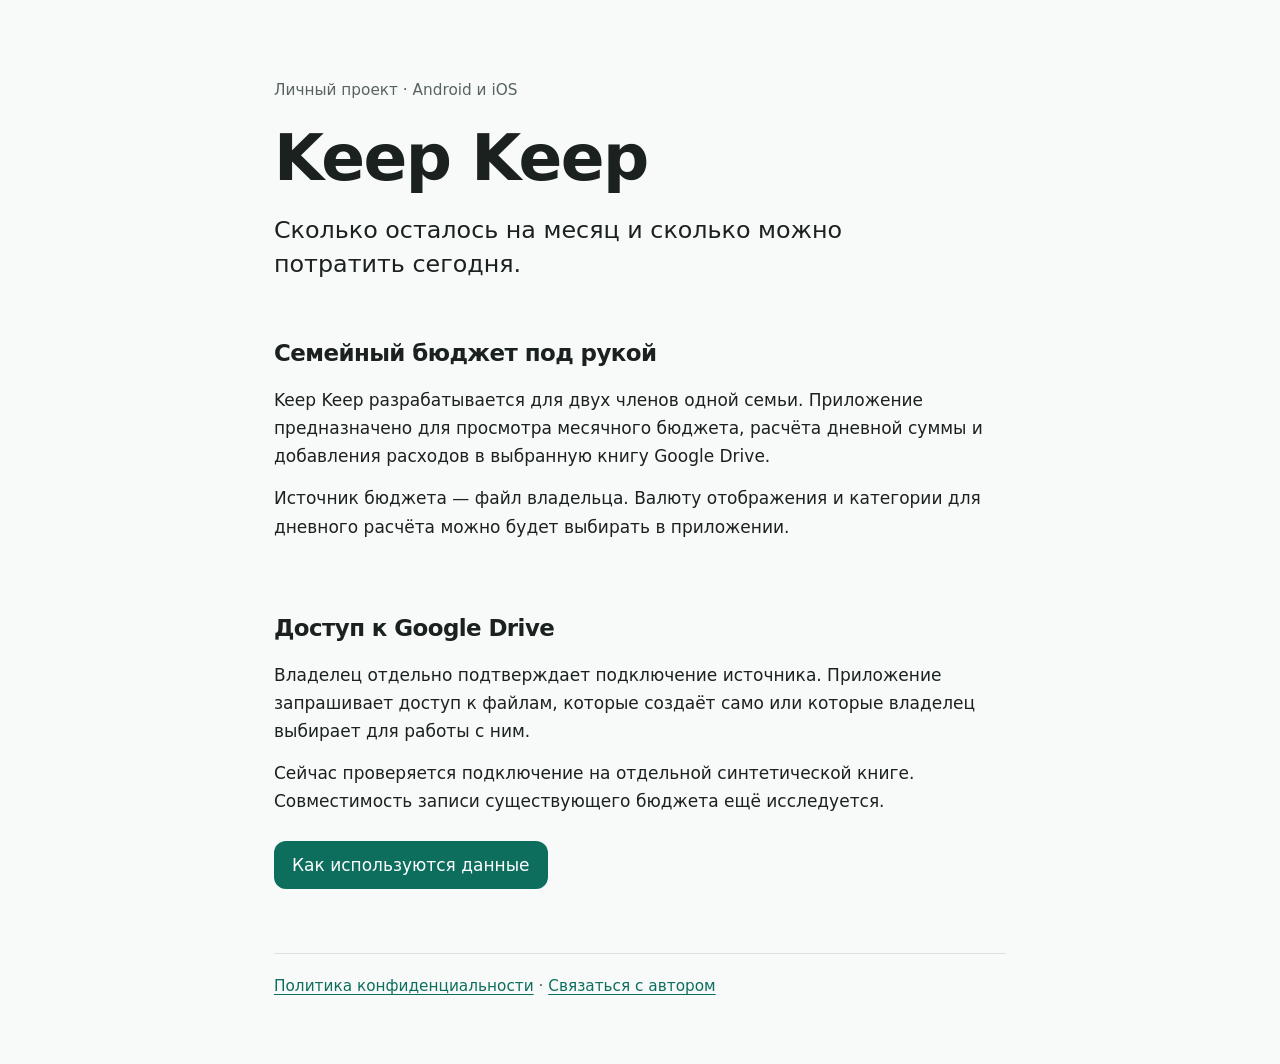
<file: index.html>
<!doctype html>
<html lang="ru">
<head>
  <meta charset="utf-8">
  <meta name="google-site-verification" content="E61OvSs3S3F8YYQw-XvGAXkmuIdPlgNHTfM0Yog_3YU">
  <meta name="viewport" content="width=device-width, initial-scale=1">
  <meta name="description" content="Keep Keep — личный семейный бюджет для Android и iOS.">
  <title>Keep Keep — семейный бюджет</title>
  <link rel="stylesheet" href="style.css">
</head>
<body>
  <main>
    <p class="eyebrow">Личный проект · Android и iOS</p>
    <h1>Keep Keep</h1>
    <p class="lead">Сколько осталось на месяц и сколько можно потратить сегодня.</p>
    <section aria-labelledby="about">
      <h2 id="about">Семейный бюджет под рукой</h2>
      <p>Keep Keep разрабатывается для двух членов одной семьи. Приложение предназначено для просмотра месячного бюджета, расчёта дневной суммы и добавления расходов в выбранную книгу Google Drive.</p>
      <p>Источник бюджета — файл владельца. Валюту отображения и категории для дневного расчёта можно будет выбирать в приложении.</p>
    </section>
    <section aria-labelledby="access">
      <h2 id="access">Доступ к Google Drive</h2>
      <p>Владелец отдельно подтверждает подключение источника. Приложение запрашивает доступ к файлам, которые создаёт само или которые владелец выбирает для работы с ним.</p>
      <p>Сейчас проверяется подключение на отдельной синтетической книге. Совместимость записи существующего бюджета ещё исследуется.</p>
      <a class="button" href="privacy.html">Как используются данные</a>
    </section>
    <footer><a href="privacy.html">Политика конфиденциальности</a> · <a href="https://github.com/Hasuk1">Связаться с автором</a></footer>
  </main>
</body>
</html>
</file>
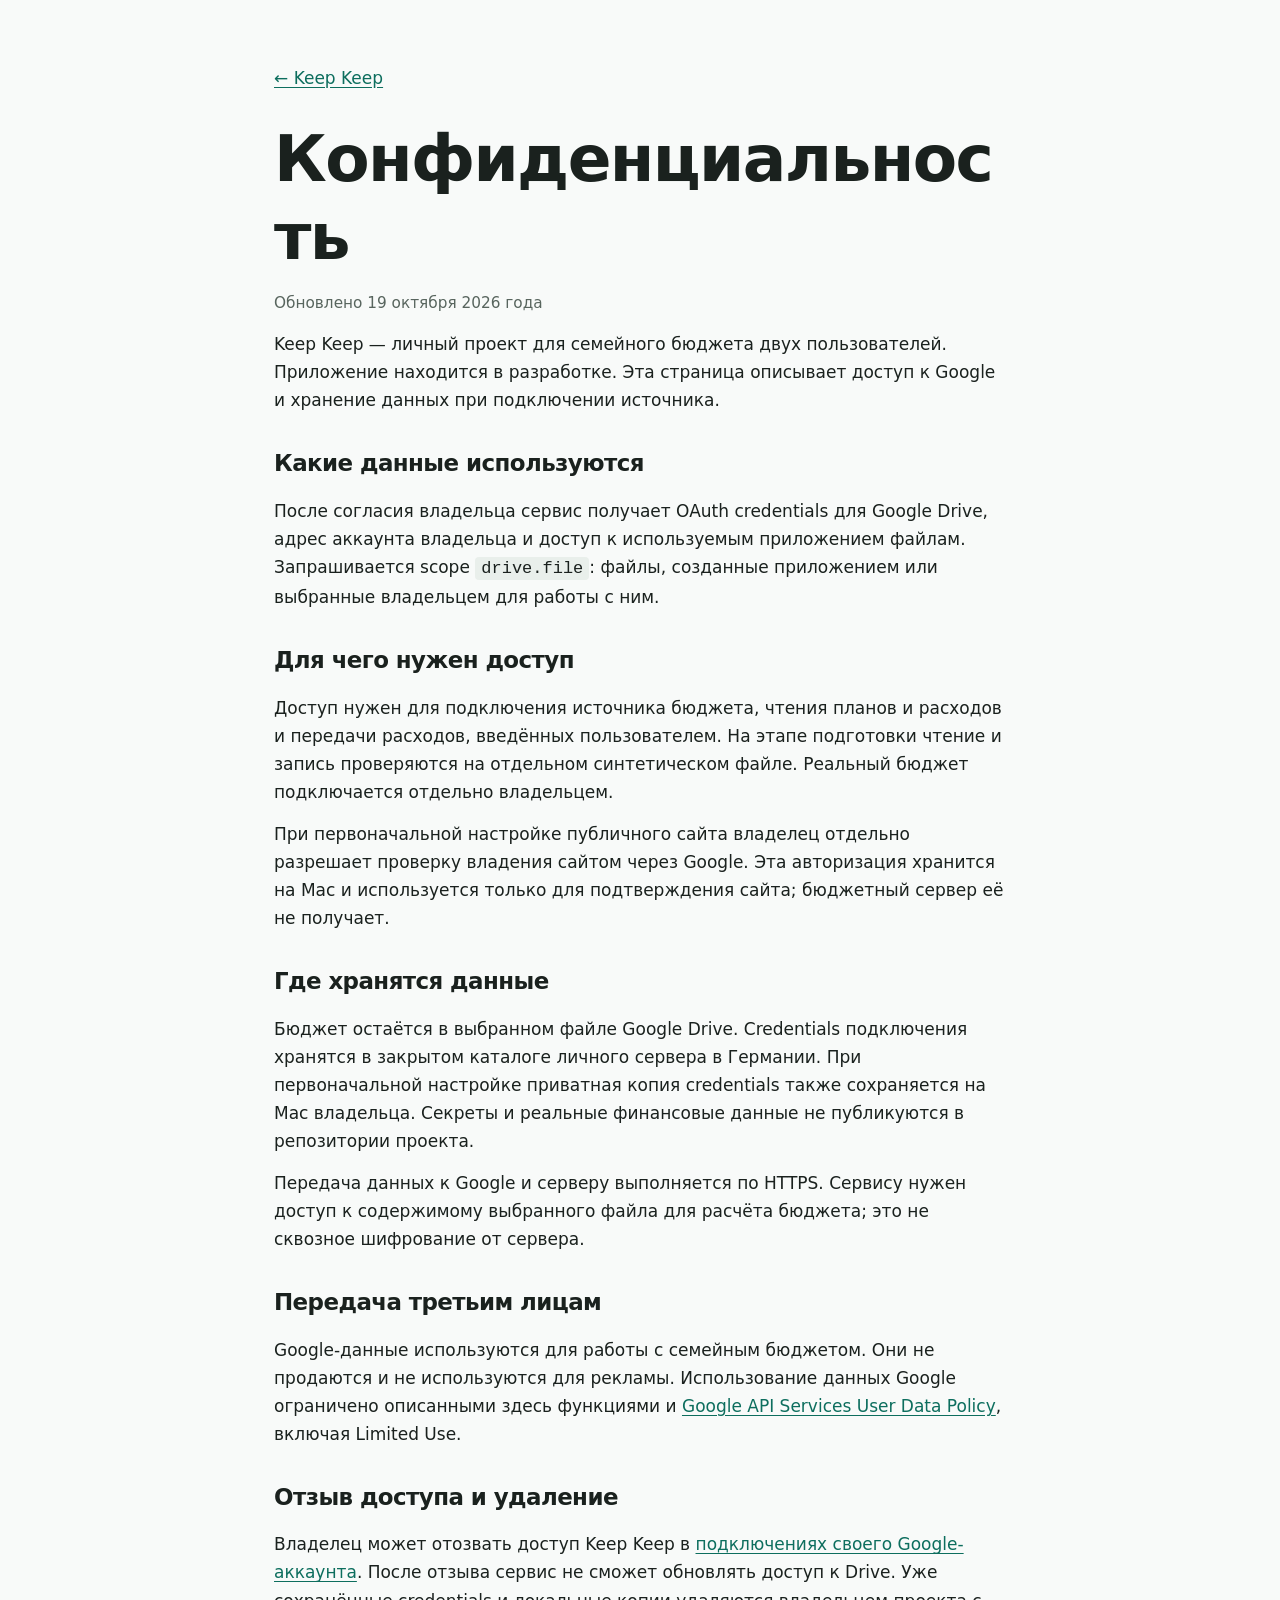
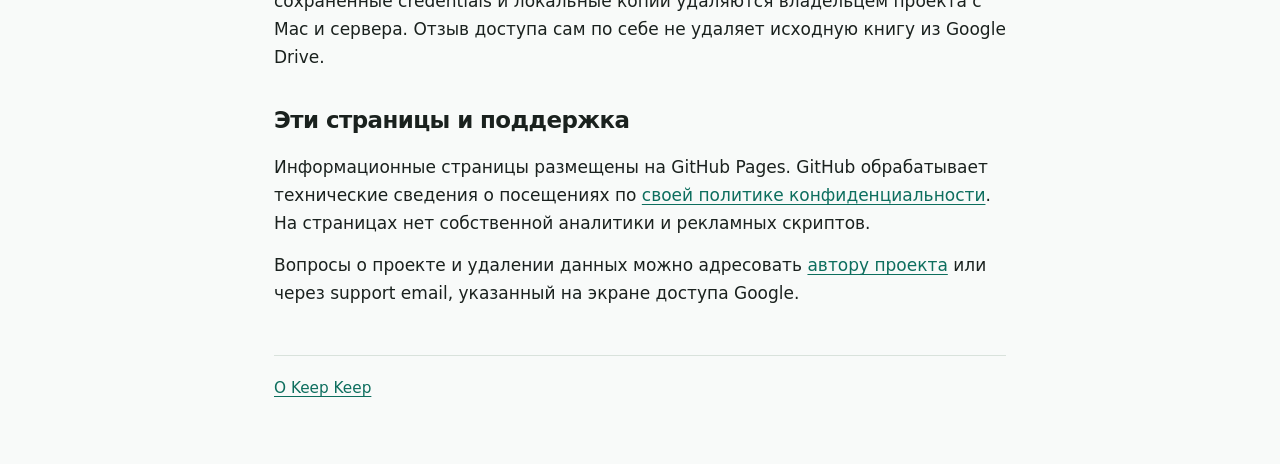
<file: privacy.html>
<!doctype html>
<html lang="ru">
<head>
  <meta charset="utf-8">
  <meta name="viewport" content="width=device-width, initial-scale=1">
  <title>Конфиденциальность — Keep Keep</title>
  <link rel="stylesheet" href="style.css">
</head>
<body>
  <main>
    <a class="back" href="index.html">← Keep Keep</a>
    <h1>Конфиденциальность</h1>
    <p class="muted">Обновлено 19 октября 2026 года</p>
    <p>Keep Keep — личный проект для семейного бюджета двух пользователей. Приложение находится в разработке. Эта страница описывает доступ к Google и хранение данных при подключении источника.</p>
    <h2>Какие данные используются</h2>
    <p>После согласия владельца сервис получает OAuth credentials для Google Drive, адрес аккаунта владельца и доступ к используемым приложением файлам. Запрашивается scope <code>drive.file</code>: файлы, созданные приложением или выбранные владельцем для работы с ним.</p>
    <h2>Для чего нужен доступ</h2>
    <p>Доступ нужен для подключения источника бюджета, чтения планов и расходов и передачи расходов, введённых пользователем. На этапе подготовки чтение и запись проверяются на отдельном синтетическом файле. Реальный бюджет подключается отдельно владельцем.</p>
    <p>При первоначальной настройке публичного сайта владелец отдельно разрешает проверку владения сайтом через Google. Эта авторизация хранится на Mac и используется только для подтверждения сайта; бюджетный сервер её не получает.</p>
    <h2>Где хранятся данные</h2>
    <p>Бюджет остаётся в выбранном файле Google Drive. Credentials подключения хранятся в закрытом каталоге личного сервера в Германии. При первоначальной настройке приватная копия credentials также сохраняется на Mac владельца. Секреты и реальные финансовые данные не публикуются в репозитории проекта.</p>
    <p>Передача данных к Google и серверу выполняется по HTTPS. Сервису нужен доступ к содержимому выбранного файла для расчёта бюджета; это не сквозное шифрование от сервера.</p>
    <h2>Передача третьим лицам</h2>
    <p>Google-данные используются для работы с семейным бюджетом. Они не продаются и не используются для рекламы. Использование данных Google ограничено описанными здесь функциями и <a href="https://developers.google.com/terms/api-services-user-data-policy">Google API Services User Data Policy</a>, включая Limited Use.</p>
    <h2>Отзыв доступа и удаление</h2>
    <p>Владелец может отозвать доступ Keep Keep в <a href="https://myaccount.google.com/connections">подключениях своего Google-аккаунта</a>. После отзыва сервис не сможет обновлять доступ к Drive. Уже сохранённые credentials и локальные копии удаляются владельцем проекта с Mac и сервера. Отзыв доступа сам по себе не удаляет исходную книгу из Google Drive.</p>
    <h2>Эти страницы и поддержка</h2>
    <p>Информационные страницы размещены на GitHub Pages. GitHub обрабатывает технические сведения о посещениях по <a href="https://docs.github.com/en/site-policy/privacy-policies/github-general-privacy-statement">своей политике конфиденциальности</a>. На страницах нет собственной аналитики и рекламных скриптов.</p>
    <p>Вопросы о проекте и удалении данных можно адресовать <a href="https://github.com/Hasuk1">автору проекта</a> или через support email, указанный на экране доступа Google.</p>
    <footer><a href="index.html">О Keep Keep</a></footer>
  </main>
</body>
</html>
</file>
<file: style.css>
:root { color-scheme: light; font: 17px/1.65 system-ui, sans-serif; color: #1a211e; background: #f8faf9; }
* { box-sizing: border-box; }
body { margin: 0; }
main { max-width: 780px; margin: 0 auto; padding: 64px 24px; }
h1, h2 { line-height: 1.2; letter-spacing: -.025em; }
h1 { font-size: clamp(2.2rem, 6vw, 3.8rem); margin: 16px 0; overflow-wrap: anywhere; }
h2 { font-size: 1.35rem; margin-top: 36px; }
p { margin: 14px 0; }
a { color: #0d6e5e; text-underline-offset: 3px; }
a:focus-visible { outline: 3px solid #0d6e5e; outline-offset: 5px; border-radius: 3px; }
.lead { font-size: 1.4rem; line-height: 1.45; max-width: 580px; }
.eyebrow, .muted, footer { color: #58655e; font-size: .9rem; }
section { padding: 8px 0 16px; }
.button { display: inline-block; margin-top: 12px; padding: 10px 18px; border-radius: 12px; background: #0d6e5e; color: #fff; text-decoration: none; }
.back { display: inline-block; margin-bottom: 12px; }
footer { margin-top: 48px; padding-top: 20px; border-top: 1px solid #d9e2dc; }
code { background: #e9efeb; padding: 2px 6px; border-radius: 4px; }
@media (max-width: 480px) { main { padding: 32px 20px; } }
</file>
